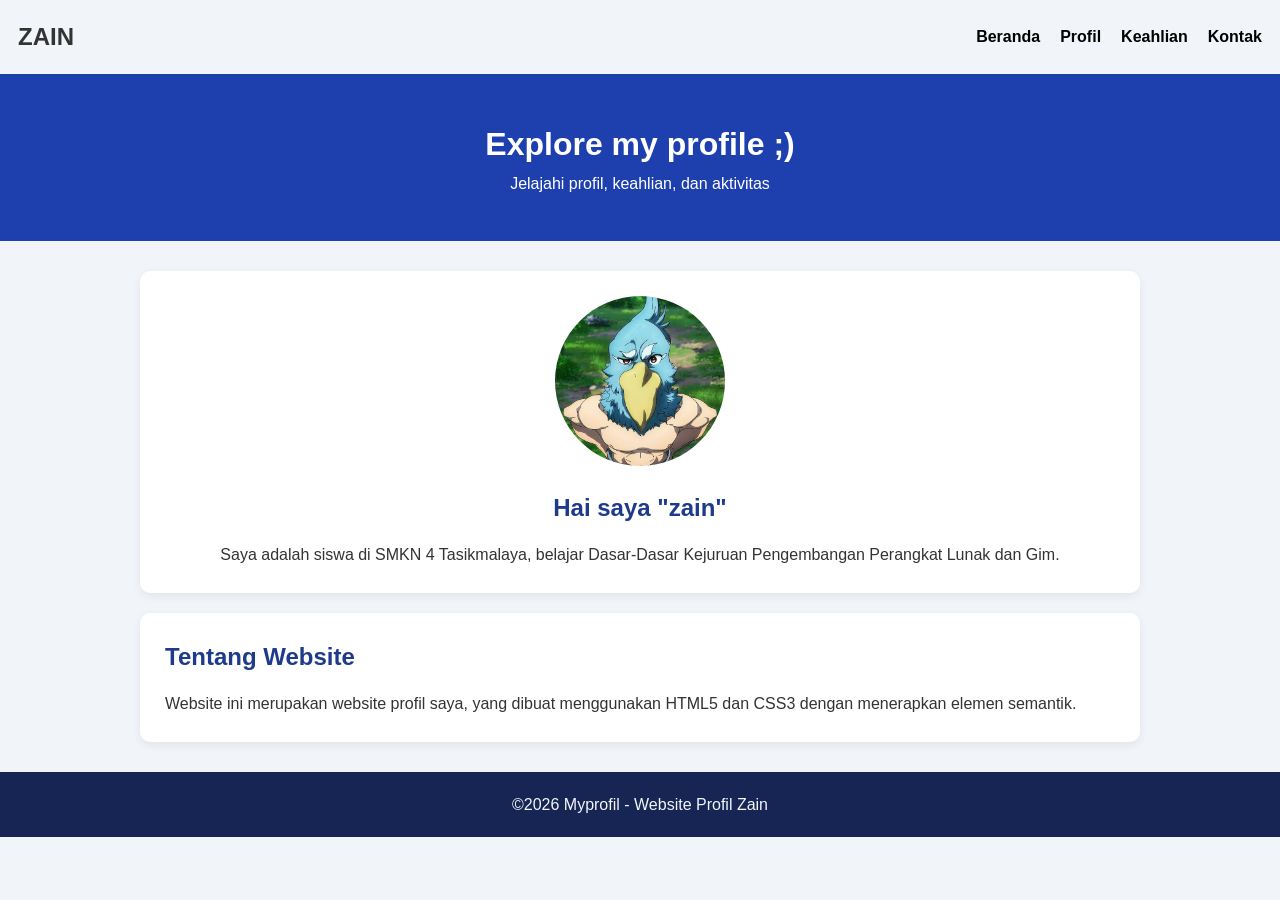
<file: index.html>
<!DOCTYPE html>
<html>
  <head>
    <meta charset="UTF-8">
    <meta name="viewport" content="width=device-width, initial-scale=1.0">
    <title>Profile</title>
    <link rel="stylesheet" href="style.css">
  </head>
  <body>
    <nav>
      <h1>ZAIN</h1>
      <ul>
        <li><a href="index.html">Beranda</a></li>
        <li><a href="profil.html">Profil</a></li>
        <li><a href="keahlian.html">Keahlian</a></li>
        <li><a href="kontak.html">Kontak</a></li>
      </ul>
    </nav>
    <header>
      <h1>Explore my profile ;)</h1>
      <p>Jelajahi profil, keahlian, dan aktivitas</p>
    </header>
    <main>
      <section class="format">
        <img src="suranku1.jpg" alt="gambar suranku" id="suranku">
        <h2>Hai saya "zain" </h2>
        <p>Saya adalah siswa di SMKN 4 Tasikmalaya, belajar Dasar-Dasar Kejuruan Pengembangan Perangkat Lunak dan Gim.
        </p>
      </section>
      <section>
        <h2>Tentang Website</h2>
        <p>Website ini merupakan website profil saya, yang dibuat menggunakan HTML5 dan CSS3 dengan menerapkan elemen semantik.
        </p>
      </section>
    </main>
    <footer>
      <p>&copy;2026 Myprofil - Website Profil Zain</p>
    </footer>
  </body>
</html>
</file>
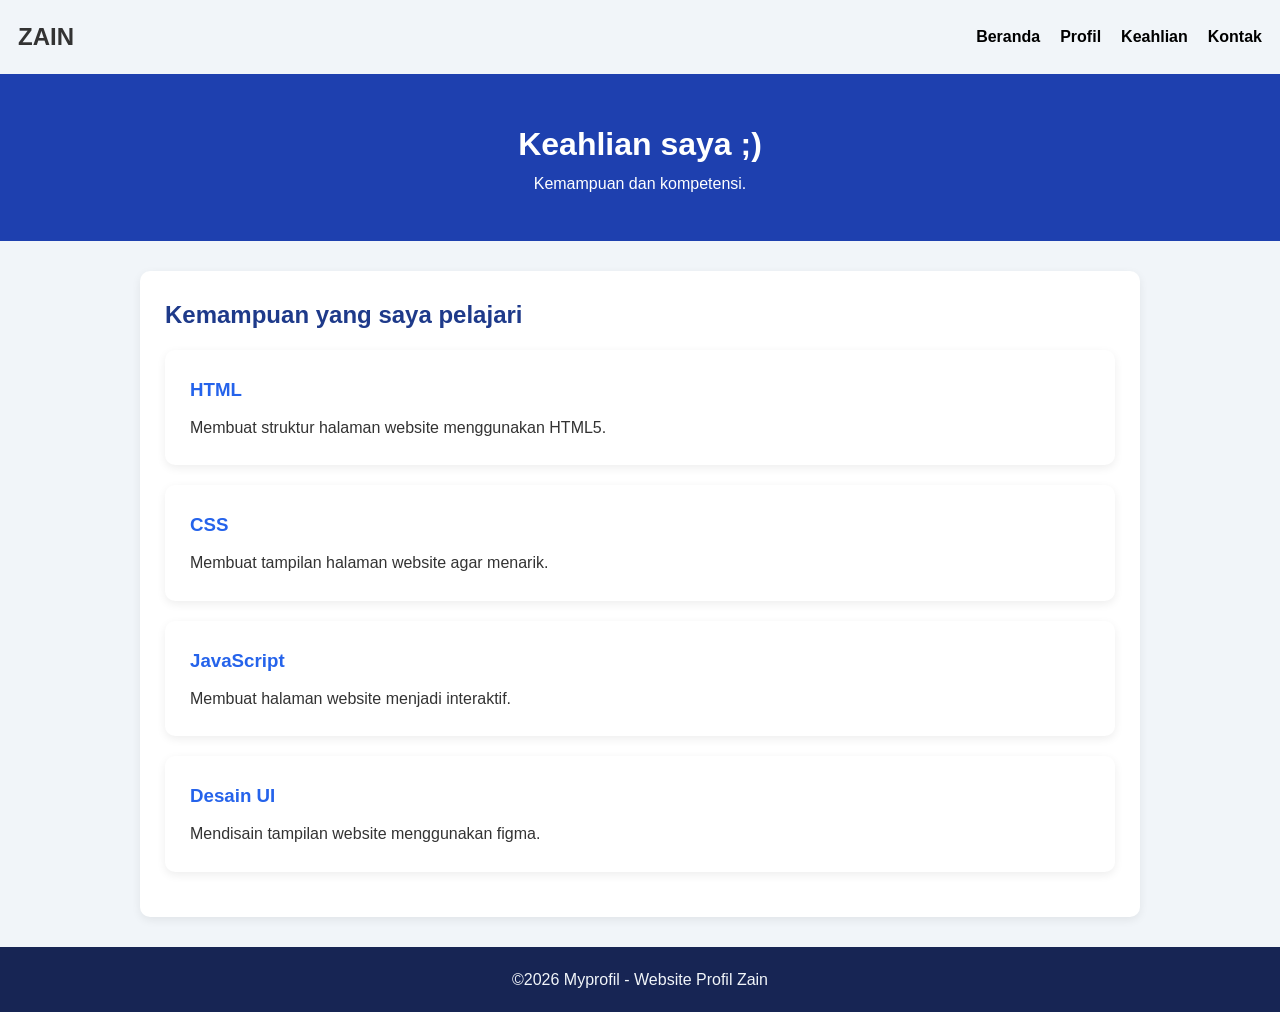
<file: keahlian.html>
<!DOCTYPE html>
<html>
  <head>
    <meta charset="UTF-8">
    <meta name="viewport" content="width=device-width, initial-scale=1.0">
    <title>Profile</title> 
    <link rel="stylesheet" href="style.css">
  </head>
  <body>
    <nav>
      <h1>ZAIN</h1>
      <ul>
        <li><a href="index.html">Beranda</a></li>
        <li><a href="profil.html">Profil</a></li>
        <li><a href="keahlian.html">Keahlian</a></li>
        <li><a href="kontak.html">Kontak</a></li>
      </ul>
    </nav>
    <header>
      <h1>Keahlian saya ;)</h1>
      <p>Kemampuan dan kompetensi.</p>
    </header>
    <main>
      <section>
        <h2>Kemampuan yang saya pelajari</h2>
        <article>
          <h3>HTML</h3>
          <p>Membuat struktur halaman website menggunakan HTML5.
          </p>
        </article>
        <article>
          <h3>CSS</h3>
          <p>Membuat tampilan halaman website agar menarik.
          </p>
        </article>
        <article>
          <h3>JavaScript</h3>
          <p>Membuat halaman website menjadi interaktif.
          </p>
        </article>
        <article>
          <h3>Desain UI</h3>
          <p>Mendisain tampilan website menggunakan figma.</p>
        </article>
      </section>
    </main>
    <footer>
      <p>&copy;2026 Myprofil - Website Profil Zain</p>
    </footer>
  </body>
</html>
</file>
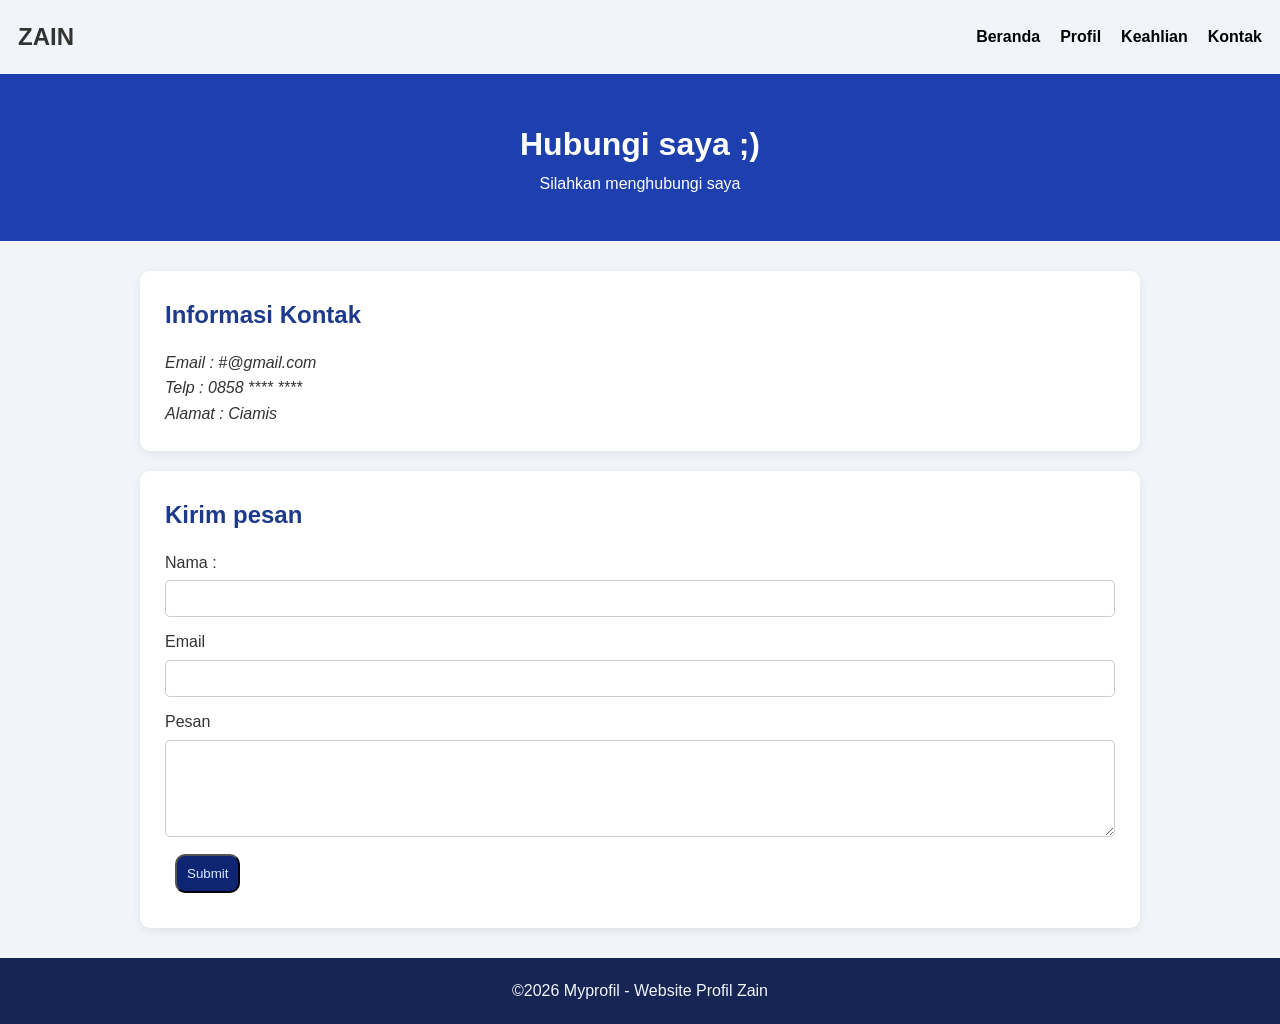
<file: kontak.html>
<!DOCTYPE html>
<html>
  <head>
    <meta charset="UTF-8">
    <meta name="viewport" content="width=device-width, initial-scale=1.0">
    <title>Profile</title>
    <link rel="stylesheet" href="style.css">
  </head>
  <body>
    <nav>
      <h1>ZAIN</h1>
      <ul>
        <li><a href="index.html">Beranda</a></li>
        <li><a href="profil.html">Profil</a></li>
        <li><a href="keahlian.html">Keahlian</a></li>
        <li><a href="kontak.html">Kontak</a></li>
      </ul>
    </nav>
    <header>
      <h1>Hubungi saya ;)</h1>
      <p>Silahkan menghubungi saya
      </p>
    </header>
    <main>
      <section>
        <h2>Informasi Kontak</h2>
        <address>
          <p>Email : #@gmail.com</p>
          <p>Telp : 0858 **** ****</p>
          <p>Alamat : Ciamis</p>
        </address>
      </section>
      <section>
        <h2>Kirim pesan</h2>
        <form>
          <label for="name">Nama :</label><input type="text" id="name" name="name">
          <label for="email">Email</label><input type="text" id="email" name="email">
          <label for="pesan">Pesan</label><textarea name="pesan" id="pesan" rows="5" required></textarea>
          <button type="submit" value="kirim">Submit</button>
        </form>
      </section>
    </main>
    <footer>
      <p>&copy;2026 Myprofil - Website Profil Zain</p>
    </footer>
  </body>
</html>
</file>
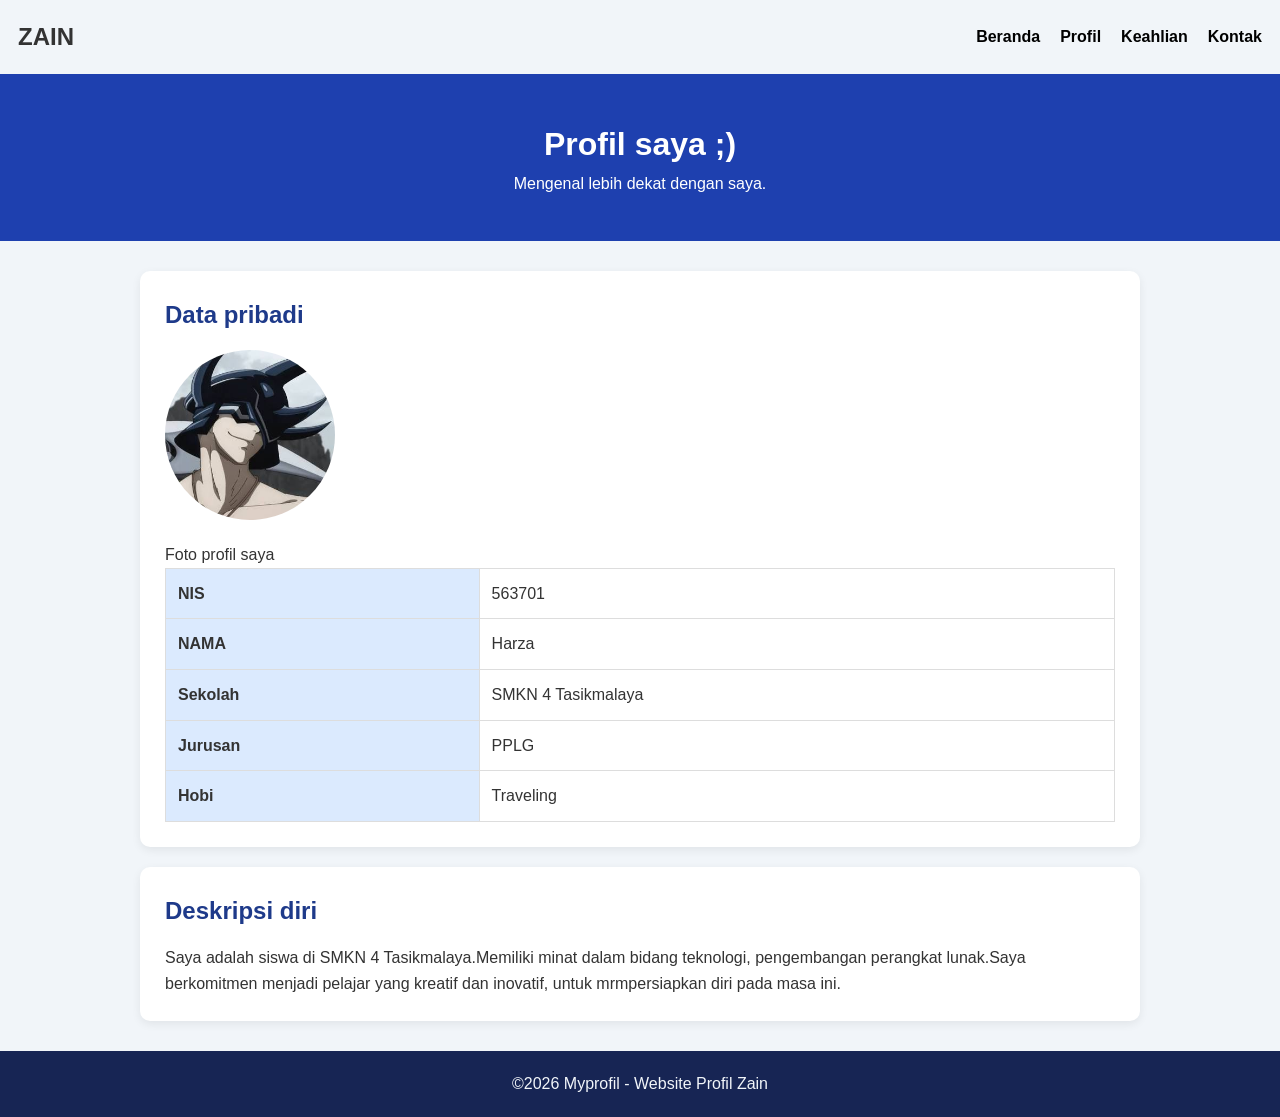
<file: profil.html>
<!DOCTYPE html>
<html>
  <head>
    <meta charset="UTF-8">
    <meta name="viewport" content="width=device-width, initial-scale=1.0">
    <title>Profile</title>
    <link rel="stylesheet" href="style.css">
  </head>
  <body>
    <nav>
      <h1>ZAIN</h1>
      <ul>
        <li><a href="index.html">Beranda</a></li>
        <li><a href="profil.html">Profil</a></li>
        <li><a href="keahlian.html">Keahlian</a></li>
        <li><a href="kontak.html">Kontak</a></li>
      </ul>
    </nav>
    
    <header>
      <h1>Profil saya ;)</h1>
      <p>Mengenal lebih dekat dengan saya.</p>
    </header>

    <main>
      <article>
        <h2>Data pribadi</h2>
        
        <figure>
          <img src="suranku2.jpg" alt="buaya">
          <figcaption>Foto profil saya</figcaption>
        </figure>

        <table>
          <tr>
            <th>NIS</th>
            <td>563701</td>
          </tr>
          <tr>
            <th>NAMA</th>
            <td>Harza</td>
          </tr>
          <tr>
            <th>Sekolah</th>
            <td>SMKN 4 Tasikmalaya</td>
          </tr>
          <tr>
            <th>Jurusan</th>
            <td>PPLG</td>
          </tr> 
          <tr>
            <th>Hobi</th>
            <td>Traveling</td>
          </tr>
        </table>
      </article>
      <section>
        <h2>Deskripsi diri</h2>
        <p>Saya adalah siswa di SMKN 4 Tasikmalaya.Memiliki minat dalam bidang teknologi, pengembangan perangkat lunak.Saya berkomitmen menjadi pelajar yang kreatif dan inovatif, untuk mrmpersiapkan diri pada masa ini.</p>
      </section>
    </main>
    <footer>
      <p>&copy;2026 Myprofil - Website Profil Zain</p>
    </footer>
  </body>
</html>
</file>
<file: style.css>
*{
  margin: 0;
  padding: 0;
  box-sizing: border-box;
}

body {
  font-family: Arial, Helvetica, sans-serif;
  background-color: #f1f5f9;
  color:#333;
  line-height: 1.6;}
nav {
  background-color: #f1f5f9;
  padding: 18px;
  text-align: left;
  display: flex;
  justify-content: space-between;
  align-items: center;
  position: sticky;
  top: 0;
  z-index: 100;
}
nav a {
  color: lab(0% 0 0);
  text-decoration: none;
  font-weight: bold;
}
nav a:hover,
nav a.aktif {
  background-color: #3b82f6;
  border-radius: 5px;
}
nav ul {
  display: flex;
  list-style: none;
  justify-content: flex-end;
  gap: 20px;
  margin: 0;
  padding: 0;
}
header {
  background-color: #1e40af;
  color: white;
  text-align: center;
  padding: 45px 20px;
}
main {
  width: 85%;
  max-width: 1000px;
  margin: 30px auto;
}
section,article {
  background: white;
  padding: 25px;
  margin-bottom: 20px;
  border-radius: 10px;
  box-shadow: 0 3px 10px  #00000012;
}
h2 {
  color: #1e3a8a;
  margin-bottom: 15px;
}
h3 {
  color: #2563eb;
  margin-bottom: 10px;
}
.format {
  text-align: center;
}
.format img,figure img {
  width: 170px;
  height: 170px;
  object-fit: cover;
  border-radius: 50%;
  margin-bottom: 15px;
}
footer {
  background-color:#172554;
  color: #f1f5f9;
  text-align: center;
  padding: 20px;
}
table {
  width : 100%;
  border-collapse: collapse;
}
th,td {
  padding: 12px;
  border: 1px solid #ddd;
  text-align: left;
}
th {
  background-color: #dbeafe;
}
label {
  display: block;
  margin-top: 12px;
}
input,textarea {
  width: 100%;
  padding: 10px;
  margin-top: 5px;
  border: 1px solid #ccc;
  border-radius: 5px;
  font-family: Arial;
}
button {
  background-color:#0d2573;
  color:#dbeafe;
  padding: 10px;
  margin: 10px;
  border-radius: 10px;
}
@media (max-width:600px) {
  main{
    width: 95%;
  }
  nav a {
    display: flex;
  }
  header {
    padding: 25px;
  }
}
</file>
